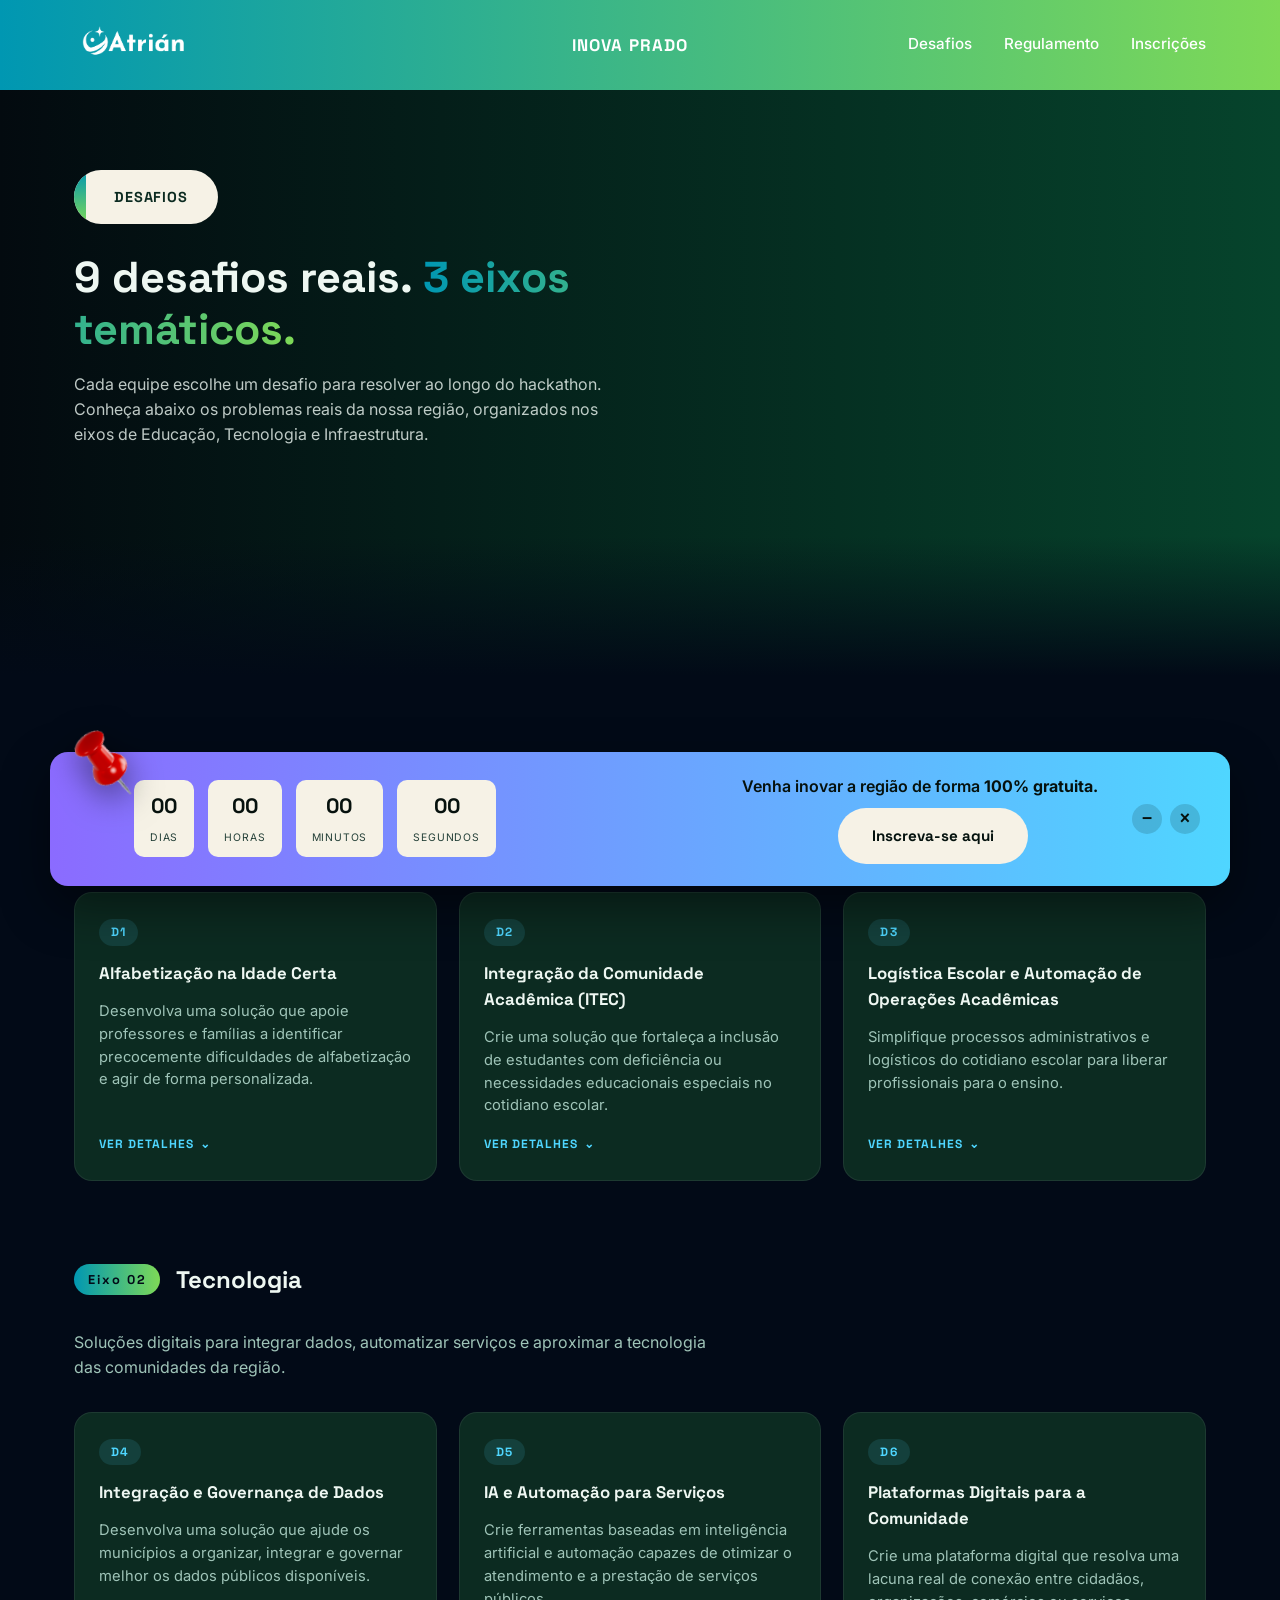
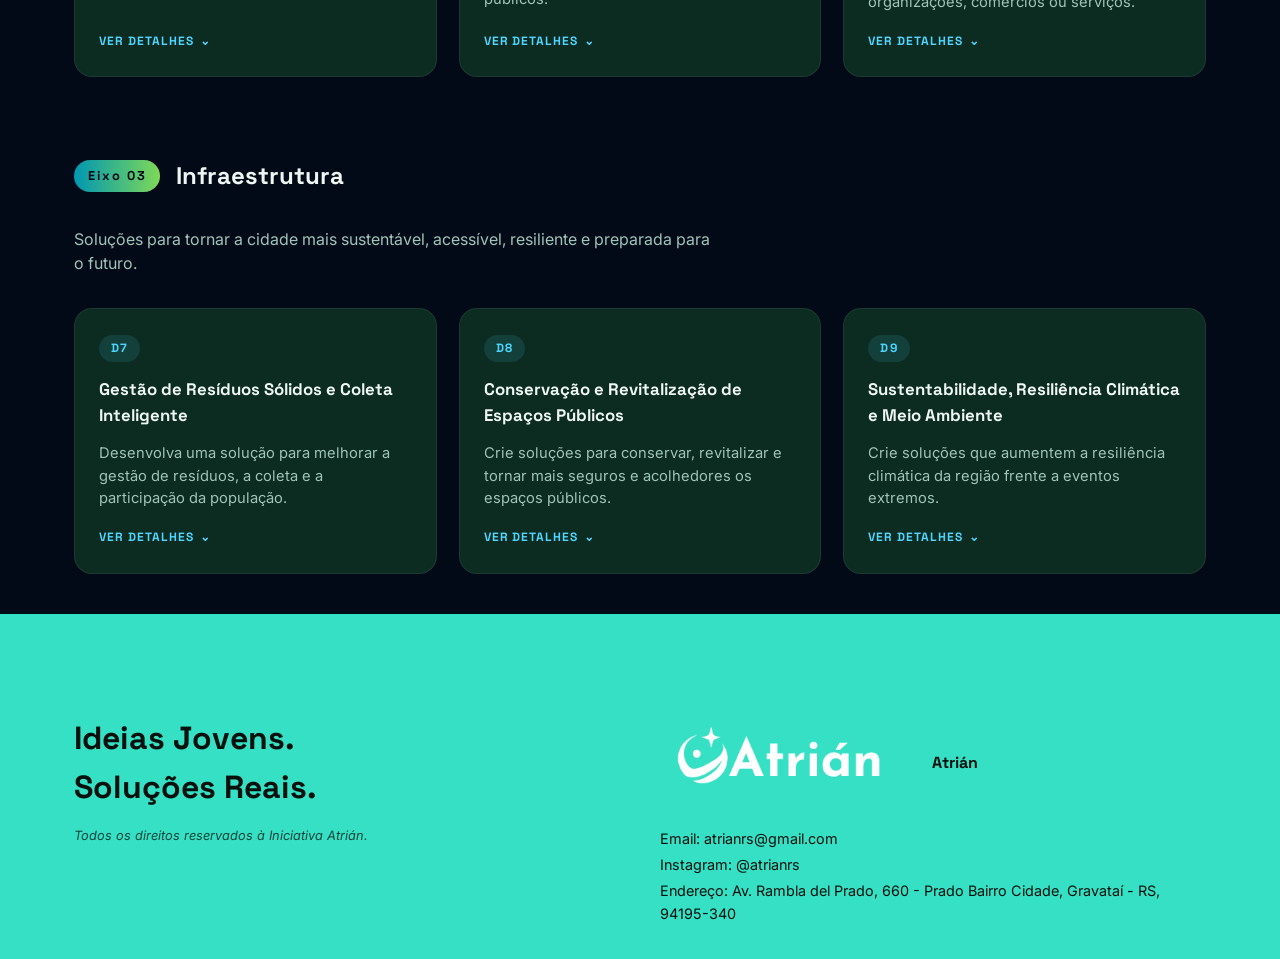
<file: desafios.html>
<!DOCTYPE html>
<html lang="pt-BR">
<head>
<meta charset="UTF-8">
<meta name="viewport" content="width=device-width, initial-scale=1.0">
<title>Desafios — Inova Prado 2026</title>
<link rel="preconnect" href="https://fonts.googleapis.com">
<link href="https://fonts.googleapis.com/css2?family=Space+Grotesk:wght@500;700&family=Inter:wght@400;500;600;700&display=swap" rel="stylesheet">
<link rel="stylesheet" href="style.css">
</head> 
<body>

<!-- ===================== HEADER ===================== -->
<header class="header">
    <div class="header-inner">
        <a href="index.html" class="logo">
            <img src="atrian.png" alt="Logo Inova Prado">
        </a>
        <a href="index.html" class="header-title">Inova Prado</a>
        <div class="header-direita">
            <nav class="menu" id="menu">
                <a href="desafios.html">Desafios</a>
                <a href="regulamento.html">Regulamento</a>
                <a href="inscricao.html">Inscrições</a>
            </nav>
            <button class="menu-toggle" id="menuToggle" aria-label="Abrir menu">
                <span></span><span></span><span></span>
            </button>
        </div>
    </div>
</header>

<main>

    <!-- ===================== TOPO DA PÁGINA ===================== -->
    <section class="pagina-topo">
        <div class="container">
            <span class="badge-secao">Desafios</span>
            <h1 class="pagina-topo-titulo">9 desafios reais. <span>3 eixos temáticos.</span></h1>
            <p class="pagina-topo-desc">Cada equipe escolhe um desafio para resolver ao longo do hackathon. Conheça abaixo os problemas reais da nossa região, organizados nos eixos de Educação, Tecnologia e Infraestrutura.</p>
        </div>
    </section>

    <div class="secao-transicao secao-transicao--grad-para-solido" aria-hidden="true"></div>

    <!-- ===================== LISTA DE DESAFIOS ===================== -->
    <section class="desafios-conteudo">
        <div class="container">
            <div class="eixo-bloco">
                <div class="eixo-cabecalho"><span class="eixo-numero">Eixo 01</span><h2 class="eixo-titulo">Educação</h2></div>
                <p class="eixo-desc">Soluções para fortalecer a aprendizagem, a inclusão e a gestão escolar da região.</p>
                <div class="cards-grid">
                    <div class="desafio-card-completo" tabindex="0" role="button" aria-expanded="false">
                        <span class="desafio-codigo">D1</span>
                        <h3 class="desafio-card-titulo2">Alfabetização na Idade Certa</h3>
                        <p>Desenvolva uma solução que apoie professores e famílias a identificar precocemente dificuldades de alfabetização e agir de forma personalizada.</p>
                        <span class="desafio-ver-mais">Ver detalhes <span class="seta" aria-hidden="true">⌄</span></span>
                        <template class="desafio-detalhe">
                            <h4 class="desafio-painel-titulo">D1 — Alfabetização na Idade Certa</h4>
                            <div class="detalhe-item aberto">
                                <button class="detalhe-pergunta"><span>Contexto e Problematização</span><span class="detalhe-seta">⌄</span></button>
                                <div class="detalhe-resposta"><p>A alfabetização plena até o final do 2º ano do Ensino Fundamental é o alicerce do desenvolvimento educacional. No Rio Grande do Sul, apenas 52% das crianças estavam alfabetizadas na idade certa em 2025, abaixo da meta estadual de 69%. Em Gravataí, a rede municipal atende mais de 28.200 estudantes em 99 escolas; o índice atual é de 63,6%, com meta de chegar a 80% até 2027. A falta de acompanhamento individualizado, de métodos para diferentes ritmos e de comunicação efetiva entre família e escola ainda limita avanços.</p></div>
                            </div>
                            <div class="detalhe-item">
                                <button class="detalhe-pergunta"><span>Desafio da Equipe</span><span class="detalhe-seta">⌄</span></button>
                                <div class="detalhe-resposta"><p>Como desenvolver uma solução tecnológica que apoie professores e famílias a identificar precocemente dificuldades de alfabetização e a agir de forma personalizada, contribuindo para que mais crianças de Gravataí e da região sejam alfabetizadas na idade certa?</p></div>
                            </div>
                            <div class="detalhe-item">
                                <button class="detalhe-pergunta"><span>Exemplos</span><span class="detalhe-seta">⌄</span></button>
                                <div class="detalhe-resposta"><p>• Plataforma de diagnóstico de aprendizagem com avaliações adaptativas e atividades direcionadas.<br>• Aplicativo família-escola que comunica o progresso e sugere atividades para casa.<br>• Dashboard para gestores com indicadores por turma e escola.<br>• Recurso gamificado de leitura e escrita acessível por celular ou tablet de baixo custo.</p></div>
                            </div>
                        </template>
                    </div>

                    <div class="desafio-card-completo" tabindex="0" role="button" aria-expanded="false">
                        <span class="desafio-codigo">D2</span>
                        <h3 class="desafio-card-titulo2">Integração da Comunidade Acadêmica (ITEC)</h3>
                        <p>Crie uma solução que fortaleça a inclusão de estudantes com deficiência ou necessidades educacionais especiais no cotidiano escolar.</p>
                        <span class="desafio-ver-mais">Ver detalhes <span class="seta" aria-hidden="true">⌄</span></span>
                        <template class="desafio-detalhe">
                            <h4 class="desafio-painel-titulo">D2 — Integração da Comunidade Acadêmica (ITEC)</h4>
                            <div class="detalhe-item aberto">
                                <button class="detalhe-pergunta"><span>Contexto e Problematização</span><span class="detalhe-seta">⌄</span></button>
                                <div class="detalhe-resposta"><p>O Instituto de Tecnologia e Computação (ITEC) está implantando um campus residencial em Gravataí, trazendo o desafio de integrar a comunidade acadêmica, promover a acessibilidade e fomentar a autogestão. Enquanto a educação inclusiva na região ainda enfrenta gargalos na capacidade de atendimento e no suporte aos professores para o uso de tecnologias, estudos indicam que iniciativas de engajamento estudantil reduzem disparidades de equidade em 32% e elevam a retenção de alunos para até 92%. Assim, a experiência no campus precisa ir além da sala de aula, conectando convivência, pertencimento e gestão comunitária de forma acessível e eficiente.</p></div>
                            </div>
                            <div class="detalhe-item">
                                <button class="detalhe-pergunta"><span>Desafio da Equipe</span><span class="detalhe-seta">⌄</span></button>
                                <div class="detalhe-resposta"><p>Como criar uma solução tecnológica ou estrutural inovadora que promova a integração, a acessibilidade e a autogestão da comunidade acadêmica no novo campus do ITEC, facilitando a conexão entre os estudantes, a gestão da convivência e a troca de recursos e serviços?</p></div>
                            </div>
                            <div class="detalhe-item">
                                <button class="detalhe-pergunta"><span>Exemplos</span><span class="detalhe-seta">⌄</span></button>
                                <div class="detalhe-resposta"><p>• Aplicativo para perfis, grupos de interesse, eventos, notícias e voluntariado.<br>• Diagnóstico de barreiras no campus com plano de ação automático.<br>• Plataforma para troca de bens, caronas, materiais e tutorias entre alunos.<br>• Sistema gamificado para regras e conflitos com chatbot para tirar dúvidas.</p></div>
                            </div>
                        </template>
                    </div>

                    <div class="desafio-card-completo" tabindex="0" role="button" aria-expanded="false">
                        <span class="desafio-codigo">D3</span>
                        <h3 class="desafio-card-titulo2">Logística Escolar e Automação de Operações Acadêmicas</h3>
                        <p>Simplifique processos administrativos e logísticos do cotidiano escolar para liberar profissionais para o ensino.</p>
                        <span class="desafio-ver-mais">Ver detalhes <span class="seta" aria-hidden="true">⌄</span></span>
                        <template class="desafio-detalhe">
                            <h4 class="desafio-painel-titulo">D3 — Logística Escolar e Automação de Operações Acadêmicas</h4>
                            <div class="detalhe-item aberto">
                                <button class="detalhe-pergunta"><span>Contexto e Problematização</span><span class="detalhe-seta">⌄</span></button>
                                <div class="detalhe-resposta"><p>Escolas lidam diariamente com frequência, matrículas, comunicação com famílias, horários, documentos, transporte e materiais. A digitalização ainda é desigual: apenas 30,4% das escolas públicas tinham internet em velocidade adequada em 2023. Quando os processos são manuais ou ficam fragmentados em ferramentas sem integração, erros aumentam, a comunicação falha e professores perdem tempo com burocracia.</p></div>
                            </div>
                            <div class="detalhe-item">
                                <button class="detalhe-pergunta"><span>Desafio da Equipe</span><span class="detalhe-seta">⌄</span></button>
                                <div class="detalhe-resposta"><p>Como criar uma solução que automatize ou simplifique um ou mais processos logísticos e administrativos — como frequência, comunicação com famílias, agendamentos, emissão de documentos ou gestão de transporte — tornando a escola mais eficiente e liberando profissionais para o ensino?</p></div>
                            </div>
                            <div class="detalhe-item">
                                <button class="detalhe-pergunta"><span>Exemplos</span><span class="detalhe-seta">⌄</span></button>
                                <div class="detalhe-resposta"><p>• Controle de frequência com check-in digital e alertas para famílias.<br>• Plataforma integrada de comunicação escola-família.<br>• Autoatendimento para emissão de declarações e históricos.<br>• Gestão inteligente de transporte escolar, rotas e embarque.</p></div>
                            </div>
                        </template>
                    </div>
                </div>
                <div class="desafio-painel"><div class="desafio-painel-inner"><button class="desafio-painel-fechar" aria-label="Fechar detalhes">✕</button><div class="desafio-painel-corpo"></div></div></div>
            </div>

            <div class="eixo-bloco">
                <div class="eixo-cabecalho"><span class="eixo-numero">Eixo 02</span><h2 class="eixo-titulo">Tecnologia</h2></div>
                <p class="eixo-desc">Soluções digitais para integrar dados, automatizar serviços e aproximar a tecnologia das comunidades da região.</p>
                <div class="cards-grid">
                    <div class="desafio-card-completo" tabindex="0" role="button" aria-expanded="false">
                        <span class="desafio-codigo">D4</span>
                        <h3 class="desafio-card-titulo2">Integração e Governança de Dados</h3>
                        <p>Desenvolva uma solução que ajude os municípios a organizar, integrar e governar melhor os dados públicos disponíveis.</p>
                        <span class="desafio-ver-mais">Ver detalhes <span class="seta" aria-hidden="true">⌄</span></span>
                        <template class="desafio-detalhe">
                            <h4 class="desafio-painel-titulo">D4 — Integração e Governança de Dados</h4>
                            <div class="detalhe-item aberto">
                                <button class="detalhe-pergunta"><span>Contexto e Problematização</span><span class="detalhe-seta">⌄</span></button>
                                <div class="detalhe-resposta"><p>A fragmentação de sistemas e bases descentralizadas cria silos de informação que dificultam uma visão integrada da cidade. Secretarias e departamentos operam com sistemas próprios, sem interoperabilidade, o que gera retrabalho e impede decisões baseadas em evidências. Em Gravataí, o ecossistema local de inovação já demonstrou capacidade de criar soluções digitais de impacto; o desafio é transformar dados dispersos em inteligência acionável.</p></div>
                            </div>
                            <div class="detalhe-item">
                                <button class="detalhe-pergunta"><span>Desafio da Equipe</span><span class="detalhe-seta">⌄</span></button>
                                <div class="detalhe-resposta"><p>Como projetar uma solução que facilite a integração ou o acesso a dados de diferentes áreas ou secretarias de Gravataí e região, promova transparência pública, permita decisões baseadas em evidências e seja viável de implementar com os recursos tecnológicos locais?</p></div>
                            </div>
                            <div class="detalhe-item">
                                <button class="detalhe-pergunta"><span>Exemplos</span><span class="detalhe-seta">⌄</span></button>
                                <div class="detalhe-resposta"><p>• Painel integrado de indicadores municipais para educação, saúde, infraestrutura e assistência social.<br>• Portal interativo de dados abertos para cidadãos.<br>• Sistema de alertas inteligentes que identifique padrões críticos.<br>• Identificador único do cidadão com respeito à LGPD.</p></div>
                            </div>
                        </template>
                    </div>

                    <div class="desafio-card-completo" tabindex="0" role="button" aria-expanded="false">
                        <span class="desafio-codigo">D5</span>
                        <h3 class="desafio-card-titulo2">IA e Automação para Serviços</h3>
                        <p>Crie ferramentas baseadas em inteligência artificial e automação capazes de otimizar o atendimento e a prestação de serviços públicos.</p>
                        <span class="desafio-ver-mais">Ver detalhes <span class="seta" aria-hidden="true">⌄</span></span>
                        <template class="desafio-detalhe">
                            <h4 class="desafio-painel-titulo">D5 — IA e Automação para Serviços</h4>
                            <div class="detalhe-item aberto">
                                <button class="detalhe-pergunta"><span>Contexto e Problematização</span><span class="detalhe-seta">⌄</span></button>
                                <div class="detalhe-resposta"><p>A inteligência artificial já está acessível, mas muitos serviços ainda dependem de triagem manual, respostas repetitivas e processos demorados. Pequenos negócios e órgãos públicos acumulam dados que poderiam orientar decisões, porém faltam soluções simples, seguras e adaptadas à realidade local. O desafio não é construir uma IA do zero, e sim identificar um processo específico em que a automação gere valor mensurável.</p></div>
                            </div>
                            <div class="detalhe-item">
                                <button class="detalhe-pergunta"><span>Desafio da Equipe</span><span class="detalhe-seta">⌄</span></button>
                                <div class="detalhe-resposta"><p>Como aplicar inteligência artificial ou automação em um serviço público, negócio ou organização local para reduzir tempo, erros e custos, mantendo transparência, supervisão humana e proteção de dados?</p></div>
                            </div>
                            <div class="detalhe-item">
                                <button class="detalhe-pergunta"><span>Exemplos</span><span class="detalhe-seta">⌄</span></button>
                                <div class="detalhe-resposta"><p>• Chatbot que responde dúvidas e encaminha solicitações ao setor correto.<br>• Análise preditiva de demanda e estoque para pequenos negócios.<br>• Geração automática de relatórios e documentos.<br>• IA para triagem e priorização de atendimentos sociais.</p></div>
                            </div>
                        </template>
                    </div>

                    <div class="desafio-card-completo" tabindex="0" role="button" aria-expanded="false">
                        <span class="desafio-codigo">D6</span>
                        <h3 class="desafio-card-titulo2">Plataformas Digitais para a Comunidade</h3>
                        <p>Crie uma plataforma digital que resolva uma lacuna real de conexão entre cidadãos, organizações, comércios ou serviços.</p>
                        <span class="desafio-ver-mais">Ver detalhes <span class="seta" aria-hidden="true">⌄</span></span>
                        <template class="desafio-detalhe">
                            <h4 class="desafio-painel-titulo">D6 — Plataformas Digitais para a Comunidade</h4>
                            <div class="detalhe-item aberto">
                                <button class="detalhe-pergunta"><span>Contexto e Problematização</span><span class="detalhe-seta">⌄</span></button>
                                <div class="detalhe-resposta"><p>Gravataí possui organizações comunitárias, voluntários, pequenos comerciantes e entidades sociais, mas esses atores nem sempre estão conectados digitalmente. Cidadãos têm dificuldade para encontrar serviços locais, oportunidades de voluntariado, eventos e canais de participação. O GSSA, desenvolvido por um estudante de Gravataí após as enchentes de 2024, demonstra que plataformas com raízes comunitárias podem gerar impacto social relevante.</p></div>
                            </div>
                            <div class="detalhe-item">
                                <button class="detalhe-pergunta"><span>Desafio da Equipe</span><span class="detalhe-seta">⌄</span></button>
                                <div class="detalhe-resposta"><p>Como criar uma plataforma digital que resolva um problema real de conexão no município de Gravataí e região, gere impacto social mensurável e seja tecnicamente viável para adoção em escala pela comunidade?</p></div>
                            </div>
                            <div class="detalhe-item">
                                <button class="detalhe-pergunta"><span>Exemplos</span><span class="detalhe-seta">⌄</span></button>
                                <div class="detalhe-resposta"><p>• Mapa digital de serviços e organizações comunitárias.<br>• Plataforma de participação cidadã para reportar e acompanhar problemas urbanos.<br>• Aplicativo que conecta voluntários a causas sociais.<br>• Rede de troca, doação e economia circular entre moradores.</p></div>
                            </div>
                        </template>
                    </div>
                </div>
                <div class="desafio-painel"><div class="desafio-painel-inner"><button class="desafio-painel-fechar" aria-label="Fechar detalhes">✕</button><div class="desafio-painel-corpo"></div></div></div>
            </div>

            <div class="eixo-bloco">
                <div class="eixo-cabecalho"><span class="eixo-numero">Eixo 03</span><h2 class="eixo-titulo">Infraestrutura</h2></div>
                <p class="eixo-desc">Soluções para tornar a cidade mais sustentável, acessível, resiliente e preparada para o futuro.</p>
                <div class="cards-grid">
                    <div class="desafio-card-completo" tabindex="0" role="button" aria-expanded="false">
                        <span class="desafio-codigo">D7</span>
                        <h3 class="desafio-card-titulo2">Gestão de Resíduos Sólidos e Coleta Inteligente</h3>
                        <p>Desenvolva uma solução para melhorar a gestão de resíduos, a coleta e a participação da população.</p>
                        <span class="desafio-ver-mais">Ver detalhes <span class="seta" aria-hidden="true">⌄</span></span>
                        <template class="desafio-detalhe">
                            <h4 class="desafio-painel-titulo">D7 — Gestão de Resíduos Sólidos e Coleta Inteligente</h4>
                            <div class="detalhe-item aberto">
                                <button class="detalhe-pergunta"><span>Contexto e Problematização</span><span class="detalhe-seta">⌄</span></button>
                                <div class="detalhe-resposta"><p>Gravataí enfrenta desafios estruturais na gestão de resíduos sólidos que impactam o meio ambiente, a saúde pública e a qualidade de vida. A coleta pode ser irregular, a população nem sempre sabe como descartar corretamente e faltam dados integrados para orientar rotas, fiscalização e educação ambiental. Soluções de baixo custo e com participação comunitária podem aumentar a eficiência do sistema.</p></div>
                            </div>
                            <div class="detalhe-item">
                                <button class="detalhe-pergunta"><span>Desafio da Equipe</span><span class="detalhe-seta">⌄</span></button>
                                <div class="detalhe-resposta"><p>Como melhorar a gestão de resíduos sólidos e a eficiência da coleta em Gravataí e região — por meio de tecnologia, educação cidadã ou engajamento comunitário?</p></div>
                            </div>
                            <div class="detalhe-item">
                                <button class="detalhe-pergunta"><span>Exemplos</span><span class="detalhe-seta">⌄</span></button>
                                <div class="detalhe-resposta"><p>• Aplicativo com calendário de coleta e localização de ecopontos.<br>• Roteirização inteligente de caminhões e identificação de pontos críticos.<br>• Sistema de denúncia e acompanhamento de descarte irregular.<br>• Programa gamificado de reciclagem para escolas e bairros.</p></div>
                            </div>
                        </template>
                    </div>

                    <div class="desafio-card-completo" tabindex="0" role="button" aria-expanded="false">
                        <span class="desafio-codigo">D8</span>
                        <h3 class="desafio-card-titulo2">Conservação e Revitalização de Espaços Públicos</h3>
                        <p>Crie soluções para conservar, revitalizar e tornar mais seguros e acolhedores os espaços públicos.</p>
                        <span class="desafio-ver-mais">Ver detalhes <span class="seta" aria-hidden="true">⌄</span></span>
                        <template class="desafio-detalhe">
                            <h4 class="desafio-painel-titulo">D8 — Conservação e Revitalização de Espaços Públicos</h4>
                            <div class="detalhe-item aberto">
                                <button class="detalhe-pergunta"><span>Contexto e Problematização</span><span class="detalhe-seta">⌄</span></button>
                                <div class="detalhe-resposta"><p>Praças, parques, calçadas e equipamentos comunitários são essenciais para convivência, lazer e saúde, mas sofrem com manutenção irregular, iluminação insuficiente, acessibilidade limitada e pouca participação da comunidade. A pressão sobre a infraestrutura e os espaços públicos cresce com a expansão urbana, tornando necessário priorizar intervenções e acompanhar sua execução.</p></div>
                            </div>
                            <div class="detalhe-item">
                                <button class="detalhe-pergunta"><span>Desafio da Equipe</span><span class="detalhe-seta">⌄</span></button>
                                <div class="detalhe-resposta"><p>Como usar tecnologia e mobilização comunitária para identificar necessidades, priorizar melhorias e acompanhar a conservação e a revitalização de espaços públicos de Gravataí e região?</p></div>
                            </div>
                            <div class="detalhe-item">
                                <button class="detalhe-pergunta"><span>Exemplos</span><span class="detalhe-seta">⌄</span></button>
                                <div class="detalhe-resposta"><p>• Mapa colaborativo de problemas em praças, parques e calçadas.<br>• Sistema de zeladoria com ordens de serviço e acompanhamento público.<br>• Plataforma de adoção de espaços por escolas, moradores ou empresas.<br>• Solução de acessibilidade que indique rotas e pontos com barreiras.</p></div>
                            </div>
                        </template>
                    </div>

                    <div class="desafio-card-completo" tabindex="0" role="button" aria-expanded="false">
                        <span class="desafio-codigo">D9</span>
                        <h3 class="desafio-card-titulo2">Sustentabilidade, Resiliência Climática e Meio Ambiente</h3>
                        <p>Crie soluções que aumentem a resiliência climática da região frente a eventos extremos.</p>
                        <span class="desafio-ver-mais">Ver detalhes <span class="seta" aria-hidden="true">⌄</span></span>
                        <template class="desafio-detalhe">
                            <h4 class="desafio-painel-titulo">D9 — Sustentabilidade, Resiliência Climática e Meio Ambiente</h4>
                            <div class="detalhe-item aberto">
                                <button class="detalhe-pergunta"><span>Contexto e Problematização</span><span class="detalhe-seta">⌄</span></button>
                                <div class="detalhe-resposta"><p>As enchentes de 2024 mostraram a necessidade de preparar cidades, comunidades e ecossistemas para eventos extremos. Além de alertas, são necessárias ações de monitoramento, educação ambiental, preservação de áreas verdes e planejamento urbano. Jovens e comunidades podem contribuir com dados e iniciativas concretas para reduzir riscos e proteger o território.</p></div>
                            </div>
                            <div class="detalhe-item">
                                <button class="detalhe-pergunta"><span>Desafio da Equipe</span><span class="detalhe-seta">⌄</span></button>
                                <div class="detalhe-resposta"><p>Como aumentar a resiliência climática e ambiental de Gravataí e região — por meio de monitoramento, engajamento comunitário, educação ambiental ou infraestrutura verde?</p></div>
                            </div>
                            <div class="detalhe-item">
                                <button class="detalhe-pergunta"><span>Exemplos</span><span class="detalhe-seta">⌄</span></button>
                                <div class="detalhe-resposta"><p>• Sistema de alerta comunitário que combine nível de rios e previsão do tempo.<br>• Mapa de áreas de risco e rotas seguras para a população.<br>• Solução de educação ambiental imersiva com jogos e experiências digitais.<br>• Monitoramento participativo de rios, áreas verdes e pontos de alagamento.</p></div>
                            </div>
                        </template>
                    </div>
                </div>
                <div class="desafio-painel"><div class="desafio-painel-inner"><button class="desafio-painel-fechar" aria-label="Fechar detalhes">✕</button><div class="desafio-painel-corpo"></div></div></div>
            </div>
        </div>
    </section>

    <!-- ===================== CONTAGEM REGRESSIVA ===================== -->
    <section class="contagem contagem--flutuante" id="contagem" aria-label="Contagem regressiva para o evento">
        <div class="container contagem-inner">
            <div class="contagem-pin" aria-hidden="true">
                <img src="icon-pin.png" alt="">
            </div>

            <div class="contagem-timer" id="countdown">
                <div class="contagem-bloco"><span id="cd-dias">00</span><label>Dias</label></div>
                <div class="contagem-bloco"><span id="cd-horas">00</span><label>Horas</label></div>
                <div class="contagem-bloco"><span id="cd-minutos">00</span><label>Minutos</label></div>
                <div class="contagem-bloco"><span id="cd-segundos">00</span><label>Segundos</label></div>
            </div>

            <div class="contagem-cta">
                <p>Venha inovar a região de forma <strong>100% gratuita.</strong></p>
                <a href="#inscricoes" class="btn-cta btn-cta--outline">Inscreva-se aqui</a>
            </div>

            <a href="#inscricoes" class="contagem-cta-mini btn-cta btn-cta--outline">Inscreva-se</a>

            <div class="contagem-acoes">
                <button type="button" class="contagem-btn contagem-minimizar" id="contagemMinimizar" aria-label="Minimizar contagem" aria-expanded="true">−</button>
                <button type="button" class="contagem-btn contagem-fechar" id="contagemFechar" aria-label="Fechar contagem">×</button>
            </div>
        </div>
    </section>

</main>

<!-- ===================== FOOTER ===================== -->
<footer class="footer">
    <div class="container footer-inner">
        <div class="footer-slogan">
            <h2>Ideias Jovens.<br>Soluções Reais.</h2>
            <p class="footer-direitos">Todos os direitos reservados à Iniciativa Atrián.</p>
        </div>
        <div class="footer-contato">
            <div class="footer-logo">
                <img src="atrian.png" alt="Atrián">
                <span>Atrián</span>
            </div>
            <p>Email: atrianrs@gmail.com</p>
            <p>Instagram: @atrianrs</p>
            <p>Endereço: Av. Rambla del Prado, 660 - Prado Bairro Cidade, Gravataí - RS, 94195-340</p>
        </div>
    </div>
</footer>

<script src="script.js"></script>
</body>
</html>
</file>
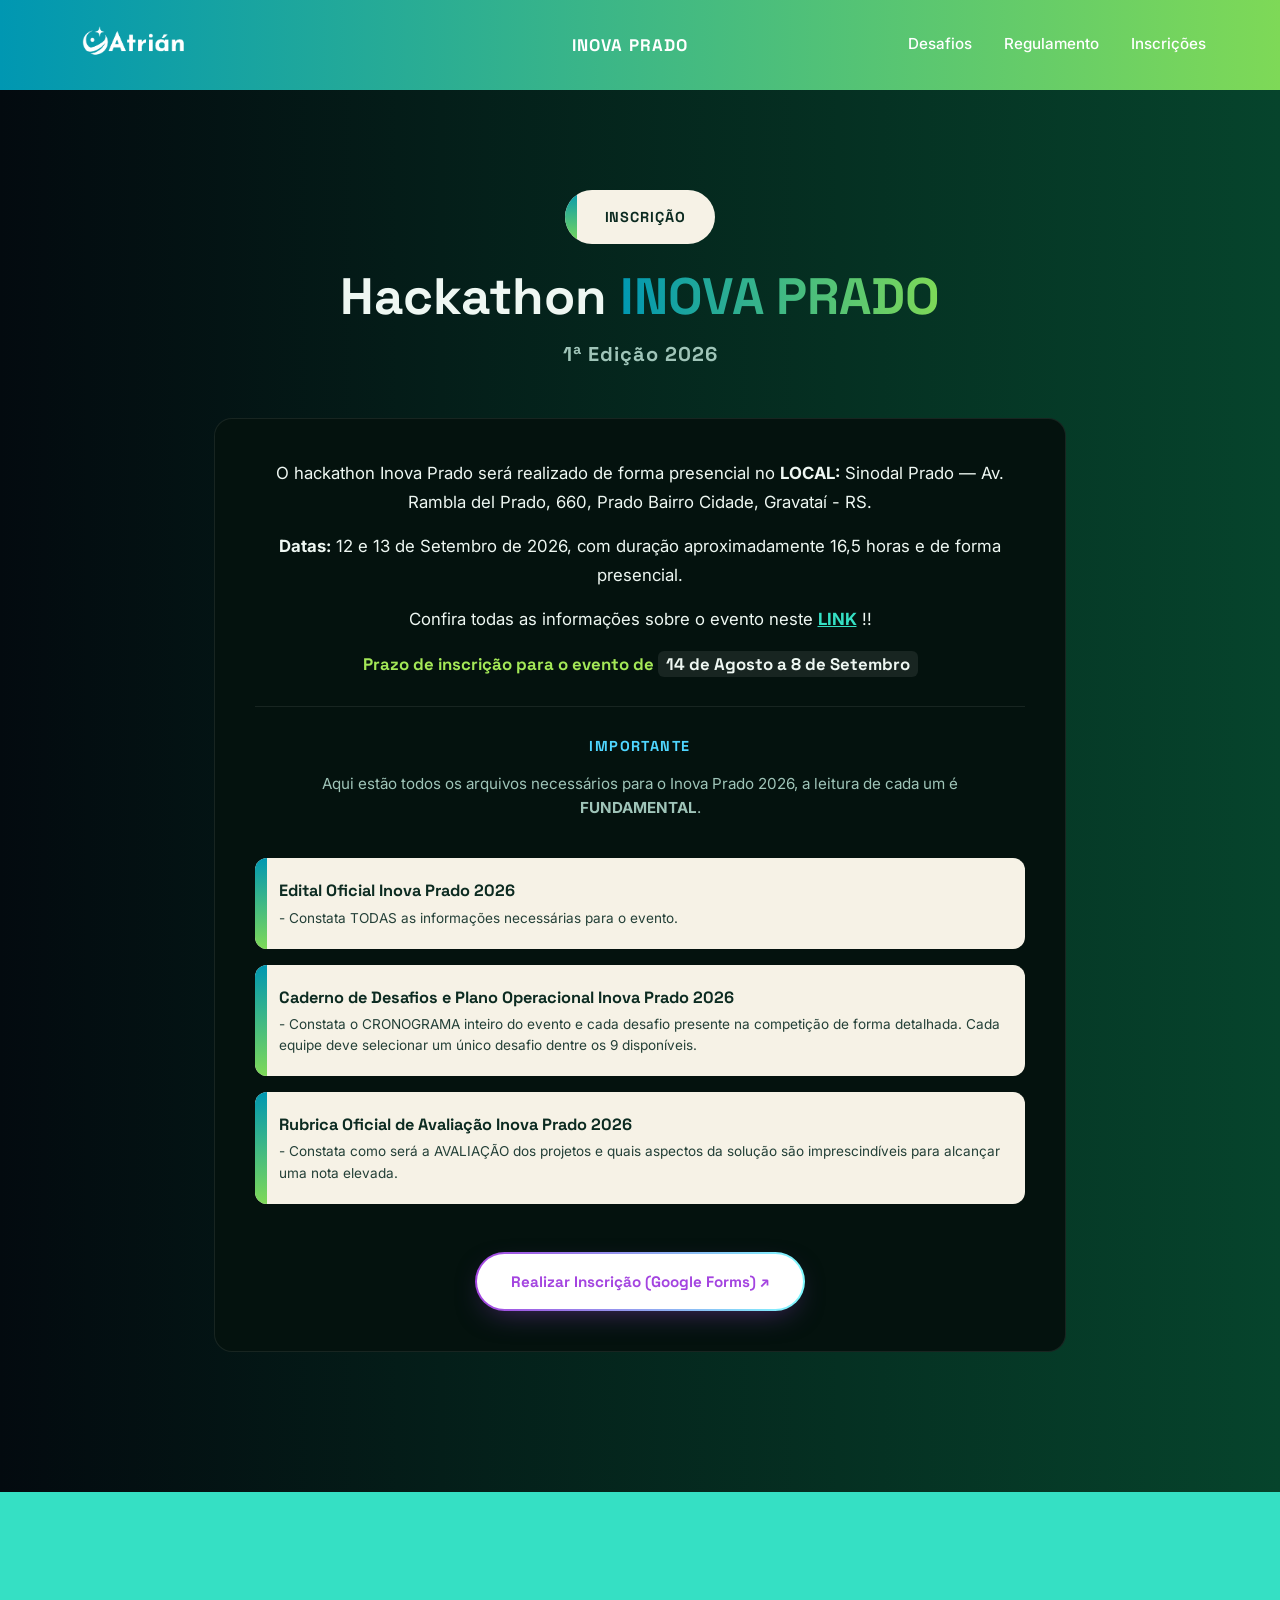
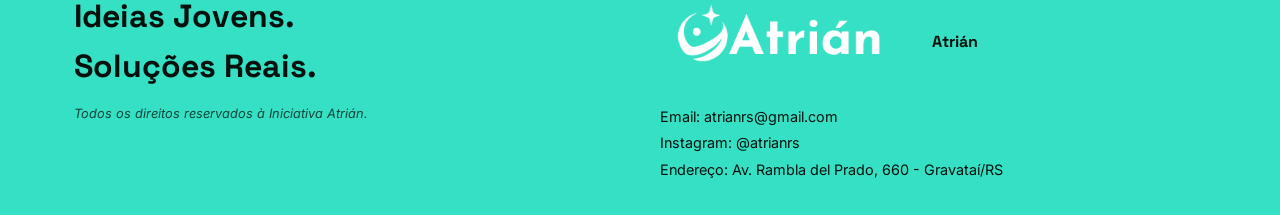
<file: inscricao.html>
<!DOCTYPE html>
<html lang="pt-BR">
<head>
<meta charset="UTF-8">
<meta name="viewport" content="width=device-width, initial-scale=1.0">
<title> Inscrição — Inova Prado 2026 </title>
<link rel="preconnect" href="https://fonts.googleapis.com">
<link href="https://fonts.googleapis.com/css2?family=Space+Grotesk:wght@500;700&family=Inter:wght@400;500;600;700&display=swap" rel="stylesheet">
<link rel="stylesheet" href="style.css">
</head>
<body class="inscricao-page">
 
<header class="header">
    <div class="header-inner">
        <a href="index.html"  class="logo"> 
            <img src="atrian.png" alt="Logo Inova Prado">
        </a>
        <a href="index.html" class="header-title">Inova Prado</a>
        <div class="header-direita">
            <nav class="menu" id="menu">
                <a href="desafios.html">Desafios</a>
                <a href="regulamento.html">Regulamento</a>
                <a href="inscricao.html">Inscrições</a>
            </nav>
            <button class="menu-toggle" id="menuToggle" aria-label="Abrir menu">
                <span></span><span></span><span></span>
            </button>
        </div>
    </div>
</header>

<main>
    <section class="pagina-topo inscricao-hero">
        <div class="container inscricao-container">
            <div class="inscricao-intro">
                <span class="badge-secao">Inscrição</span>
                <h1 class="inscricao-titulo">Hackathon <span>INOVA PRADO</span></h1>
                <p class="inscricao-subtitulo">1ª Edição 2026</p>
            </div>

            <div class="inscricao-card">
                <div class="inscricao-info">
                    <p>O hackathon Inova Prado será realizado de forma presencial no <strong>LOCAL:</strong> Sinodal Prado — Av. Rambla del Prado, 660, Prado Bairro Cidade, Gravataí - RS.</p>
                    <p><strong>Datas:</strong> 12 e 13 de Setembro de 2026, com duração aproximadamente 16,5 horas e de forma presencial.</p>
                    <p>Confira todas as informações sobre o evento neste <a href="regulamento.html">LINK</a> !!</p>
                    <p class="inscricao-prazo">Prazo de inscrição para o evento de <span>14 de Agosto a 8 de Setembro </span></p>
                </div>

                <div class="inscricao-importante">
                    <p class="inscricao-importante-titulo">Importante</p>
                    <p class="inscricao-importante-copy">Aqui estão todos os arquivos necessários para o Inova Prado 2026, a leitura de cada um é <strong>FUNDAMENTAL</strong>.</p>
                </div>

                <div class="inscricao-documentos">
                    <a href="Edital Oficial Inova Prado 2026.pdf" class="regulamento-link inscricao-documento" target="_blank" rel="noopener">
                        Edital Oficial Inova Prado 2026
                        <span>- Constata TODAS as informações necessárias para o evento.</span>
                    </a>

                    <a href="Caderno de Desafios e Plano Operacional Inova Prado 2026 v2 (1).pdf" class="regulamento-link inscricao-documento" target="_blank" rel="noopener">
                        Caderno de Desafios e Plano Operacional Inova Prado 2026
                        <span>- Constata o CRONOGRAMA inteiro do evento e cada desafio presente na competição de forma detalhada. Cada equipe deve selecionar um único desafio dentre os 9 disponíveis.</span>
                    </a>

                    <a href="RUBRICA_OFICIAL_DE_AVALIAÇÃO_2026 (1).pdf" class="regulamento-link inscricao-documento" target="_blank" rel="noopener">
                        Rubrica Oficial de Avaliação Inova Prado 2026
                        <span>- Constata como será a AVALIAÇÃO dos projetos e quais aspectos da solução são imprescindíveis para alcançar uma nota elevada.</span>
                    </a>
                </div>

                <div class="inscricao-cta">
                    <a href="https://forms.gle/XiEgDojiW5qY5i9A8" class="btn-cta btn-cta--hero" target="_blank" rel="noopener">
                        Realizar Inscrição (Google Forms) ↗
                    </a>
                </div>
            </div>
        </div>
    </section>
</main>

<footer class="footer">
    <div class="container footer-inner">
        <div class="footer-slogan">
            <h2>Ideias Jovens.<br>Soluções Reais.</h2>
            <p class="footer-direitos">Todos os direitos reservados à Iniciativa Atrián.</p>
        </div>

        <div class="footer-contato">
            <div class="footer-logo">
                <img src="atrian.png" alt="Logo Atrián">
                <span>Atrián</span>
            </div>
            <p>Email: atrianrs@gmail.com</p>
            <p>Instagram: @atrianrs</p>
            <p>Endereço: Av. Rambla del Prado, 660 - Gravataí/RS</p>
        </div>
    </div>
</footer>

<script src="script.js"></script>
</body>
</html>
</file>
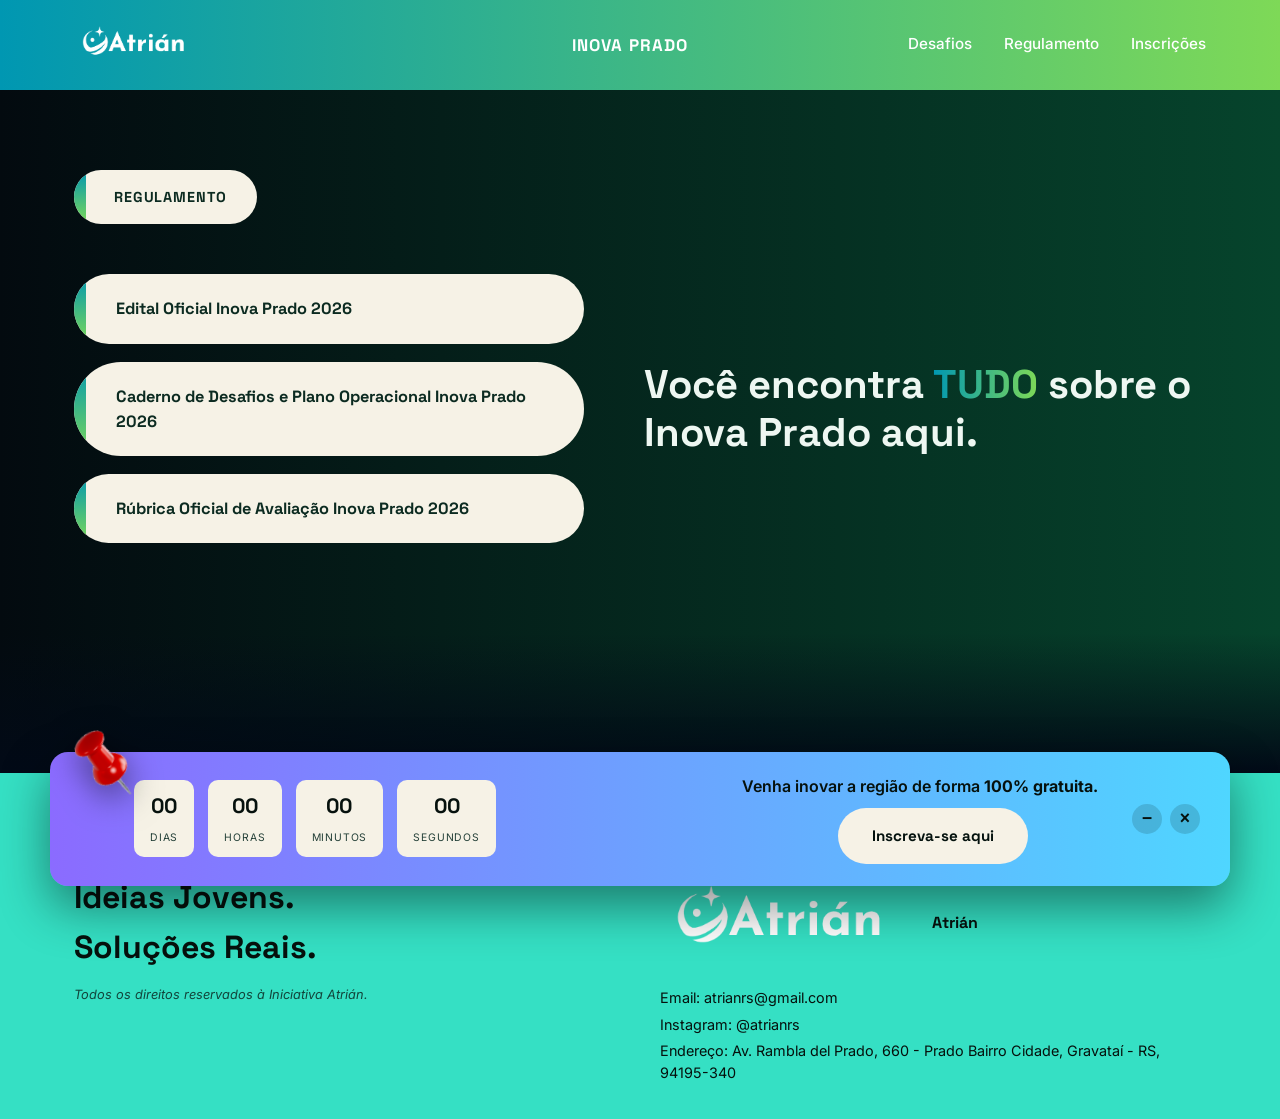
<file: regulamento.html>
<!DOCTYPE html>
<html lang="pt-BR">
<head>
<meta charset="UTF-8">
<meta name="viewport" content="width=device-width, initial-scale=1.0">
<title>Regulamento — Inova Prado 2026</title>
<link rel="preconnect" href="https://fonts.googleapis.com">
<link href="https://fonts.googleapis.com/css2?family=Space+Grotesk:wght@500;700&family=Inter:wght@400;500;600;700&display=swap" rel="stylesheet">
<link rel="stylesheet" href="style.css">
</head>
<body>

<!-- ===================== HEADER ===================== -->
<header class="header">
    <div class="header-inner">
        <a href="index.html" class="logo">
            <img src="atrian.png" alt="Logo Inova Prado">
        </a>
        <a href="index.html" class="header-title">Inova Prado</a>
        <div class="header-direita">
            <nav class="menu" id="menu">
                <a href="desafios.html">Desafios</a>
                <a href="regulamento.html">Regulamento</a>
                <a href="inscricao.html">Inscrições</a>
            </nav>
            <button class="menu-toggle" id="menuToggle" aria-label="Abrir menu">
                <span></span><span></span><span></span>
            </button>
        </div>
    </div>
</header>

<main>

    <!-- ===================== TOPO DA PÁGINA ===================== -->
    <section class="pagina-topo">
        <div class="container">
            <span class="badge-secao">Regulamento</span>

            <div class="regulamento-grid">
                <div class="regulamento-lista">

                    <!-- ==== CARD GENÉRICO DE DOCUMENTO ====
                         Duplique este bloco para adicionar outro documento.
                         Troque o texto e o href (atualmente genérico: "#") -->

                    <a href="Edital Oficial Inova Prado 2026.pdf" class="regulamento-link" target="_blank" rel="noopener">
                        Edital Oficial Inova Prado 2026
                    </a>

                     <a href="Caderno de Desafios e Plano Operacional Inova Prado 2026 v2 (1).pdf" class="regulamento-link" target="_blank" rel="noopener">
                         Caderno de Desafios e Plano Operacional Inova Prado 2026
                    </a>

                    <a href="RUBRICA_OFICIAL_DE_AVALIAÇÃO_2026 (1).pdf" class="regulamento-link" target="_blank" rel="noopener">
                        Rúbrica Oficial de Avaliação Inova Prado 2026
                    </a>

                </div>

                <h1 class="regulamento-titulo">Você encontra <span>TUDO</span> sobre o Inova Prado aqui.</h1>
            </div>
        </div>
    </section>

    <div class="secao-transicao secao-transicao--grad-para-solido" aria-hidden="true"></div>

    <section class="contagem contagem--flutuante" id="contagem" aria-label="Contagem regressiva para o evento">
        <div class="container contagem-inner">

            <div class="contagem-pin" aria-hidden="true">
                <img src="icon-pin.png" alt="">
            </div>

            <div class="contagem-timer" id="countdown">
                <div class="contagem-bloco">
                    <span id="cd-dias">00</span>
                    <label>Dias</label>
                </div>
                <div class="contagem-bloco">
                    <span id="cd-horas">00</span>
                    <label>Horas</label>
                </div>
                <div class="contagem-bloco">
                    <span id="cd-minutos">00</span>
                    <label>Minutos</label>
                </div>
                <div class="contagem-bloco">
                    <span id="cd-segundos">00</span>
                    <label>Segundos</label>
                </div>
            </div>

            <div class="contagem-cta">
                <p>Venha inovar a região de forma <strong>100% gratuita.</strong></p>
                <a href="#inscricoes" class="btn-cta btn-cta--outline">Inscreva-se aqui</a>
            </div>

            <a href="#inscricoes" class="contagem-cta-mini btn-cta btn-cta--outline">
                Inscreva-se
            </a>

            <div class="contagem-acoes">
                <button
                    type="button"
                    class="contagem-btn contagem-minimizar"
                    id="contagemMinimizar"
                    aria-label="Minimizar contagem"
                    aria-expanded="true">−</button>

                <button
                    type="button"
                    class="contagem-btn contagem-fechar"
                    id="contagemFechar"
                    aria-label="Fechar contagem">×</button>
            </div>

        </div>
    </section>

</main>

<!-- ===================== FOOTER ===================== -->
<footer class="footer">
    <div class="container footer-inner">

        <div class="footer-slogan">
            <h2>Ideias Jovens.<br>Soluções Reais.</h2>
            <p class="footer-direitos">
                Todos os direitos reservados à Iniciativa Atrián.
            </p>
        </div>

        <div class="footer-contato">
            <div class="footer-logo">
                <img src="atrian.png" alt="Atrián">
                <span>Atrián</span>
            </div>

            <p>Email: atrianrs@gmail.com</p>
            <p>Instagram: @atrianrs</p>
            <p>Endereço: Av. Rambla del Prado, 660 - Prado Bairro Cidade, Gravataí - RS, 94195-340</p>
        </div>

    </div>
</footer>

<script src="script.js"></script>
</body>
</html>
</file>
<file: style.css>
/* =========================================================
   Inova Prado 2026 — folha de estilos
   ========================================================= */

:root {
    /* paleta */
    --bg-darker: #04120e;
    --bg-solido: #020a17;
    --bg-dark: #0a1f18;
    --bg-dark-2: #0c2b21;
    --teal: #35e0c4;
    --cyan: #4fd6ff;
    --purple: #8b6bff;
    --lime: #a4e857;
    --cream: #f6f2e6;
    --text: #eef7f2;
    --text-dim: #9fc4b8;
    --text-darker: #244038;

    /* gradiante principal (hero, faq, premiação) */
    --grad-hero-a: #030a0f;
    --grad-hero-b: #06442c;
    --grad-hero: linear-gradient(90deg, var(--grad-hero-a) 0%, var(--grad-hero-b) 100%);
    --grad-hero-media: #04271e; /* cor intermediária usada nas transições */

    /* gradiante de destaque (títulos / spans) */
    --grad-destaque-a: #0097b2;
    --grad-destaque-b: #7ed957;
    --grad-destaque: linear-gradient(90deg, var(--grad-destaque-a) 0%, var(--grad-destaque-b) 100%);

    /* tipografia */
    --font-display: 'Space Grotesk', sans-serif;
    --font-body: 'Inter', sans-serif;

    /* layout */
    --max-width: 1180px;
    --radius: 18px;
}

* { box-sizing: border-box; }

html { scroll-behavior: smooth; }

body {
    margin: 0;
    background: var(--bg-solido);
    color: var(--text);
    font-family: var(--font-body);
    line-height: 1.55;
    -webkit-font-smoothing: antialiased;
}

img { max-width: 100%; display: block; }

.container {
    max-width: var(--max-width);
    margin: 0 auto;
    padding: 0 24px;
}

a { color: inherit; text-decoration: none; }

ul { margin: 0; padding: 0; list-style: none; }

/* ---------- tipografia comum ---------- */

.eyebrow {
    display: inline-block;
    font-family: var(--font-display);
    font-weight: 700;
    letter-spacing: 0.25em;
    text-transform: uppercase;
    font-size: 0.75rem;
    color: var(--teal);
    margin-bottom: 14px;
}
.eyebrow--center { display: block; text-align: center; }

.titulo-secao {
    font-family: var(--font-display);
    font-weight: 700;
    font-size: clamp(1.8rem, 4vw, 2.6rem);
    line-height: 1.15;
    margin: 0 0 32px;
    color: var(--text);
}
.titulo-secao span {
    background: var(--grad-destaque);
    -webkit-background-clip: text;
    background-clip: text;
    color: transparent;
}
.titulo-secao--center { text-align: center; max-width: 640px; margin-left: auto; margin-right: auto; }

/* ---------- botão CTA ---------- */

.btn-cta {
    display: inline-block;
    background: linear-gradient(90deg, var(--purple), var(--cyan));
    color: #06110d;
    font-family: var(--font-display);
    font-weight: 700;
    font-size: 0.95rem;
    padding: 16px 34px;
    border-radius: 999px;
    border: none;
    cursor: pointer;
    text-align: center;
    box-shadow: 0 10px 30px -10px rgba(79, 214, 255, 0.5);
    transition: transform 0.2s ease, box-shadow 0.2s ease;
}
.btn-cta:hover { transform: translateY(-2px); box-shadow: 0 14px 34px -8px rgba(79, 214, 255, 0.65); }
.btn-cta--full { display: block; width: 100%; margin-top: 36px; }
.btn-cta--outline {
    background: var(--cream);
    color: var(--bg-darker);
    box-shadow: none;
}
.btn-cta--hero {
    background:
        linear-gradient(#fff, #fff) padding-box,
        linear-gradient(90deg, #a445e0 0%, #7ffaff 100%) border-box;
    border: 2px solid transparent;
    color: #a445e0;
    box-shadow: 0 10px 30px -12px rgba(164, 69, 224, 0.5);
}
.btn-cta--hero:hover { color: #a445e0; }

/* ===================== HEADER ===================== */

.header {
    position: sticky;
    top: 0;
    z-index: 100;
    background: linear-gradient(90deg, #0097b2 0%, #7ed957 100%);
}
/* modificador usado apenas na home: fica escondido até rolar a hero */
.header--flutuante {
    position: fixed;
    left: 0;
    right: 0;
    transform: translateY(-110%);
    opacity: 0;
    transition: transform 0.4s ease, opacity 0.4s ease;
}
.header--flutuante.visivel {
    transform: translateY(0);
    opacity: 1;
}
.header-inner {
    max-width: var(--max-width);
    margin: 0 auto;
    padding: 20px 24px;
    display: grid;
    grid-template-columns: 1fr auto 1fr;
    align-items: center;
    gap: 16px;
}
.logo { display: flex; align-items: center; justify-self: start; }
.logo img { height: 50px; width: auto; object-fit: contain; }

.header-title {
    justify-self: center;
    font-family: var(--font-display);
    font-weight: 700;
    letter-spacing: 0.06em;
    text-transform: uppercase;
    font-size: 1.05rem;
    color: #fff;
    white-space: nowrap;
    margin-left: -20px
}

.header-direita { justify-self: end; display: flex; align-items: center; gap: 20px; }

.menu { display: flex; gap: 32px; font-weight: 500; font-size: 0.95rem; }
.menu a {
    position: relative;
    color: #fff;
    padding-bottom: 3px;
    transition: color 0.2s ease;
}
.menu a::after {
    content: '';
    position: absolute;
    left: 0;
    bottom: 0;
    width: 0;
    height: 2px;
    background: #fff;
    transition: width 0.25s ease;
}
.menu a:hover { color: #f2fffb; }
.menu a:hover::after { width: 100%; }

.menu-toggle {
    display: none;
    flex-direction: column;
    gap: 5px;
    background: none;
    border: none;
    cursor: pointer;
}
.menu-toggle span { width: 24px; height: 2px; background: #fff; }

/* ===================== HERO ===================== */

.hero {
    position: relative;
    overflow: hidden;
    padding: 90px 24px 60px;
    text-align: center;
    background: var(--grad-hero);
}

.hero-topo {
    position: relative;
}

.hero-decor {
    position: absolute;
    top: 50%;
    left: 50%;
    width: min(1500px, 220vw);
    aspect-ratio: 1 / 1;
    transform: translate(-50%, -50%);
    opacity: 0.35;
    pointer-events: none;
    z-index: 0;
    display: flex;
    align-items: center;
    justify-content: center;
}
.hero-decor-img {
    width: 100%;
    height: 100%;
    object-fit: contain;
    animation: girar 110s linear infinite;
    transform-origin: center center;
    will-change: transform;
}

@keyframes girar {
    from { transform: rotate(0deg); }
    to { transform: rotate(360deg); }
}

@media (prefers-reduced-motion: reduce) {
    .hero-decor-img { animation: none; }
}

.hero-content { position: relative; z-index: 1; max-width: 680px; margin: 0 auto; }

.hero-title {
    font-family: var(--font-display);
    font-weight: 700;
    font-size: clamp(2.6rem, 8vw, 4.5rem);
    letter-spacing: -0.01em;
    margin: 0 0 18px;
}
.hero-title span {
    background: var(--grad-destaque);
    -webkit-background-clip: text;
    background-clip: text;
    color: transparent;
}

.hero-desc {
    color: var(--text-dim);
    font-size: 1.05rem;
    max-width: 520px;
    margin: 0 auto 32px;
}

.gratuito {
    margin-top: 14px;
    font-family: var(--font-display);
    font-weight: 700;
    letter-spacing: 0.15em;
    font-size: 0.8rem;
    color: var(--lime);
}

.infos {
    position: relative;
    z-index: 1;
    max-width: var(--max-width);
    margin: 64px auto 0;
    display: grid;
    grid-template-columns: repeat(4, 1fr);
    gap: 16px;
}
.info-item {
    background: rgba(255,255,255,0.04);
    border: 1px solid rgba(255,255,255,0.08);
    border-radius: var(--radius);
    padding: 22px 16px;
}
.info-value {
    font-family: var(--font-display);
    font-weight: 700;
    font-size: 1.6rem;
    color: var(--teal);
}
.info-label { color: var(--text-dim); font-size: 0.85rem; margin-top: 4px; }

/* ===================== SOBRE ===================== */

.sobre {
    position: relative;
    padding: 100px 0;
    background: var(--bg-solido);
    overflow: hidden;
}
.sobre::before {
    content: '';
    position: absolute;
    inset: 0;
    background: url('img/sobre-bg.jpg') center / cover no-repeat;
    z-index: 0;
}
.sobre-overlay {
    position: absolute;
    inset: 0;
    background: linear-gradient(180deg, rgba(2,10,23,0.93) 0%, rgba(2,10,23,0.88) 40%, var(--bg-solido) 100%);
    z-index: 1;
}
.sobre .container { position: relative; z-index: 2; }

.sobre-grid {
    display: grid;
    grid-template-columns: 1.3fr 1fr;
    gap: 48px;
    align-items: start;
}

.sobre-texto p { color: var(--text-dim); font-size: 1.05rem; }

.tags { display: flex; flex-wrap: wrap; gap: 10px; margin-top: 28px; }
.tag {
    border: 1px solid rgba(53, 224, 196, 0.4);
    color: var(--teal);
    border-radius: 999px;
    padding: 8px 18px;
    font-size: 0.85rem;
    font-weight: 500;
}

.sobre-lateral { display: grid; gap: 14px; }
.qrcode {
    width: 96px;
    height: 96px;
    background: var(--cream);
    border-radius: 12px;
    padding: 8px;
    margin-bottom: 6px;
}
.stat-card {
    background: linear-gradient(90deg, #0097b2 0%, #7ed957 100%);
    border: none;
    border-radius: var(--radius);
    padding: 18px 20px;
    display: flex;
    align-items: baseline;
    gap: 14px;
}
.stat-number { font-family: var(--font-display); font-weight: 700; font-size: 1.6rem; color: #fff; }
.stat-label { color: rgba(255,255,255,0.9); font-size: 0.9rem; }
.stat-label strong { color: #fff; }
.stat-card--accent {
    background: linear-gradient(90deg, #a445e0 0%, #7ffaff 100%);
    font-size: 0.9rem;
    color: #fff;
}
.stat-card--accent strong { color: #fff; }

/* ===================== COMO FUNCIONA ===================== */

.como-funciona { padding: 80px 0; background: var(--bg-solido); }

.etapas {
    display: grid;
    grid-template-columns: repeat(4, 1fr);
    gap: 20px;
    margin-top: 20px;
}
.etapa {
    background: var(--bg-darker);
    border: 1px solid rgba(255,255,255,0.06);
    border-radius: var(--radius);
    padding: 28px 20px;
    text-align: center;
    position: relative;
    overflow: visible;
    transition: transform 0.25s ease;
}
.etapa:hover {
    transform: translateY(-4px);
}
.etapa-icone {
    width: 96px;
    height: 96px;
    margin: -48px auto 16px;
    display: flex;
    align-items: center;
    justify-content: center;
    position: relative;
    z-index: 2;
}
.etapa-icone img {
    width: 100%;
    height: 100%;
    object-fit: contain;
    filter: drop-shadow(0 12px 18px rgba(0,0,0,0.45));
    transition: transform 0.25s ease;
}
.etapa:hover .etapa-icone img {
    transform: translateY(-3px) scale(1.04);
}
.etapa-nome { font-family: var(--font-display); font-weight: 700; margin-bottom: 6px; }
.etapa-desc { color: var(--text-dim); font-size: 0.88rem; min-height: 42px; }
.etapa-data {
    margin-top: 14px;
    display: inline-block;
    background: rgba(164, 232, 87, 0.15);
    color: var(--lime);
    font-size: 0.78rem;
    font-weight: 600;
    padding: 6px 14px;
    border-radius: 999px;
}
.etapa-data--pendente { background: rgba(255,255,255,0.08); color: var(--text-dim); }

/* ===================== DESAFIOS ===================== */

.desafios { padding: 100px 0; display: flex; flex-direction: column; gap: 90px; background: var(--bg-solido); }

.desafio-bloco {
    display: grid;
    grid-template-columns: 1fr 1fr;
    gap: 48px;
    align-items: center;
}
.desafio-bloco--reverso .desafio-img { order: 2; }
.desafio-bloco--reverso .desafio-conteudo { order: 1; }
.desafio-bloco--reverso {margin-top: 20px; margin-bottom: 20px}

.desafio-img {
    width: 100%;
    aspect-ratio: 4/3;
    object-fit: cover;
    border-radius: var(--radius);
}

.desafio-titulo {
    font-family: var(--font-display);
    font-weight: 700;
    font-size: clamp(1.5rem, 3vw, 2rem);
    line-height: 1.25;
    margin: 0 0 14px;
}
.desafio-titulo span {
    background: var(--grad-destaque);
    -webkit-background-clip: text;
    background-clip: text;
    color: transparent;
}
.desafio-conteudo > p { color: var(--text-dim); margin-bottom: 22px; }

.desafio-card {
    background: var(--bg-dark-2);
    border: 1px solid rgba(255,255,255,0.06);
    border-radius: var(--radius);
    padding: 22px;
}
.desafio-card-titulo {
    font-family: var(--font-display);
    font-weight: 700;
    color: var(--cyan);
    text-transform: uppercase;
    font-size: 0.85rem;
    letter-spacing: 0.1em;
    margin-bottom: 14px;
}
.desafio-card li { display: flex; gap: 10px; margin-bottom: 10px; color: var(--text-dim); font-size: 0.92rem; }
.desafio-card li:last-child { margin-bottom: 0; }
.desafio-card li span {
    flex: none;
    background: rgba(79, 214, 255, 0.15);
    color: var(--cyan);
    font-weight: 700;
    font-size: 0.72rem;
    padding: 2px 8px;
    border-radius: 6px;
    height: fit-content;
}

/* ===================== PARTICIPAR ===================== */

.participar { padding: 90px 0; background: var(--bg-solido); }

.participar-grid {
    display: grid;
    grid-template-columns: 1.05fr 1fr 1fr 1fr;
    grid-template-areas:
        "a b c c"
        "a d e e";
    gap: 28px 22px;
    width: min(100%, 980px);
    margin: 60px auto 0;
    align-items: start;
}
.participar-item {
    position: relative;
    overflow: visible;
    background: var(--bg-darker);
    border: 2px solid rgba(255,255,255,0.1);
    border-radius: var(--radius);
    padding: 24px;
    display: flex;
    align-items: center;
    gap: 14px;
    font-size: 0.95rem;
    box-shadow: 0 14px 30px rgba(0,0,0,0.35);
    transition: transform 0.25s ease;
}
.participar-item:hover { transform: translateY(-4px); }
.participar-item strong { color: var(--teal); }

.participar-item--a { grid-area: a; margin-top: 44px; }
.participar-item--b { grid-area: b; }
.participar-item--c { grid-area: c; }
.participar-item--d { grid-area: d; }
.participar-item--e { grid-area: e; }

.participar-item--destaque {
    background: linear-gradient(150deg, var(--purple), var(--cyan));
    color: #06110d;
    transform: rotate(-1deg);
}
.participar-item--destaque:hover { transform: rotate(-1deg) translateY(-4px); }
.participar-item--destaque strong { color: #06110d; }

.participar-item--b { background: linear-gradient(150deg, var(--teal), var(--lime)); color: #06110d; transform: rotate(1deg); }
.participar-item--b:hover { transform: rotate(1deg) translateY(-4px); }
.participar-item--b strong { color: #06110d; }

.participar-item--e { background: linear-gradient(150deg, var(--teal), var(--lime)); color: #06110d; transform: rotate(-1deg); }
.participar-item--e:hover { transform: rotate(-1deg) translateY(-4px); }
.participar-item--e strong { color: #06110d; }

/* ícones "vazando" para fora dos cards, tipo colagem 3D */
.participar-icone {
    position: absolute;
    width: 72px;
    height: 72px;
    flex-shrink: 0;
    z-index: 3;
}
.participar-icone img {
    width: 100%;
    height: 100%;
    object-fit: contain;
    filter: drop-shadow(0 10px 16px rgba(0,0,0,0.5));
}

.participar-icone--a { top: -44px; left: -18px; transform: rotate(-8deg); }
.participar-icone--b { top: -30px; right: -16px; transform: rotate(8deg); }
.participar-icone--c { top: -30px; right: -16px; transform: rotate(10deg); }
.participar-icone--d { top: -36px; left: 50%; transform: translateX(-50%) rotate(-4deg); }
.participar-icone--e { top: -30px; right: -18px; transform: rotate(-10deg); }

/* espaço reservado ao lado/abaixo do texto para não sobrepor o ícone */
.participar-item--b, .participar-item--c, .participar-item--e { padding-top: 34px; }
.participar-item--d { padding-top: 40px; }

/* ===================== PREMIAÇÃO ===================== */

.premiacao { padding: 100px 0; background: var(--grad-hero); }

.premios {
    display: grid;
    grid-template-columns: 1fr 1.15fr 1fr;
    gap: 20px;
    align-items: center;
    margin-top: 40px;
}
.premio-card {
    background: var(--bg-dark-2);
    border: 1px solid rgba(255,255,255,0.06);
    border-radius: var(--radius);
    padding: 30px 24px;
    text-align: center;
}
.premio-card ul { margin-top: 16px; }
.premio-card li { color: var(--text-dim); font-size: 0.88rem; margin-bottom: 8px; }
.premio-lugar { font-family: var(--font-display); font-weight: 700; font-size: 1.1rem; color: var(--teal); }
.premio-card--destaque {
    background: linear-gradient(160deg, rgba(139,107,255,0.25), rgba(79,214,255,0.15));
    border-color: rgba(79,214,255,0.35);
    padding: 40px 28px;
    transform: scale(1.05);
}
.premio-valor { font-family: var(--font-display); font-weight: 700; font-size: 2.2rem; color: var(--cyan); }

.mencoes { margin-top: 50px; text-align: center; }
.mencoes-titulo { font-family: var(--font-display); font-weight: 700; letter-spacing: 0.1em; text-transform: uppercase; font-size: 0.8rem; color: var(--text-dim); margin-bottom: 18px; }
.mencoes-lista { display: flex; flex-wrap: wrap; justify-content: center; gap: 14px; }
.mencoes-lista span {
    background: rgba(255,255,255,0.05);
    border: 1px solid rgba(255,255,255,0.08);
    padding: 10px 18px;
    border-radius: 999px;
    font-size: 0.85rem;
    color: var(--text-dim);
}

/* ===================== FAQ ===================== */

.faq { padding: 90px 0; background: var(--grad-hero); }

.faq-lista { display: flex; flex-direction: column; gap: 12px; margin-top: 30px; }
.faq-item {
    background: var(--bg-darker);
    border: 1px solid rgba(255,255,255,0.06);
    border-radius: var(--radius);
    overflow: hidden;
}
.faq-pergunta {
    width: 100%;
    background: none;
    border: none;
    color: var(--text);
    font-family: var(--font-body);
    font-weight: 600;
    font-size: 0.98rem;
    text-align: left;
    padding: 20px 24px;
    display: flex;
    justify-content: space-between;
    align-items: center;
    cursor: pointer;
}
.faq-seta { transition: transform 0.25s ease; color: var(--teal); }
.faq-item.aberto .faq-seta { transform: rotate(180deg); }

.faq-resposta {
    max-height: 0;
    overflow: hidden;
    transition: max-height 0.3s ease;
}
.faq-resposta p { color: var(--text-dim); padding: 0 24px 20px; margin: 0; font-size: 0.92rem; }

/* ===================== EQUIPE ===================== */

.equipe { padding: 100px 0; background: var(--bg-solido); }

.equipe-grid {
    display: grid;
    grid-template-columns: 1fr 1.1fr;
    gap: 40px;
    align-items: center;
}
.equipe-img { border-radius: var(--radius); width: 100%; aspect-ratio: 4/3; object-fit: cover; }
.equipe-texto {
    background: var(--cream);
    color: var(--text-darker);
    border-radius: var(--radius);
    padding: 32px;
}
.equipe-texto p { margin: 0; font-size: 0.98rem; line-height: 1.65; }
.equipe-texto strong { color: #0c2b21; }

.apoiadores {
    margin-top: 70px;
    display: grid;
    grid-template-columns: repeat(4, 1fr);
    gap: 30px;
    text-align: center;
}
.apoiadores-titulo { font-size: 0.75rem; letter-spacing: 0.15em; text-transform: uppercase; color: var(--text-dim); margin-bottom: 18px; }
.apoiadores-logos { display: flex; flex-wrap: wrap; justify-content: center; align-items: center; gap: 18px; }
.apoiadores-logos img {
    height: 100px;
    width: auto;
    max-width: 180px;
    object-fit: contain;
    filter: grayscale(1) brightness(1.6);
    opacity: 0.85;
}

/* ===================== CONTAGEM (widget flutuante) ===================== */

/* Por padrão fica fora da caixa do documento: é um widget fixo, não uma section em fluxo */
.contagem {
    position: fixed;
    left: 0;
    right: 0;
    bottom: 0;
    z-index: 90;
    padding: 14px 20px;
    pointer-events: none; /* enquanto escondido, não bloqueia cliques */
}

/* Some/aparece junto com o scroll da hero, no mesmo espírito do header--flutuante */
.contagem--flutuante {
    transform: translateY(120%);
    opacity: 0;
    transition: transform 0.4s ease, opacity 0.4s ease;
}
.contagem--flutuante.visivel {
    transform: translateY(0);
    opacity: 1;
    pointer-events: auto;
}

/* Fechado pelo usuário (botão ×): some por completo até recarregar a página */
.contagem--flutuante.fechado {
    transform: translateY(120%);
    opacity: 0;
    pointer-events: none;
}

.contagem-inner {
    max-width: var(--max-width);
    margin: 0 auto;
    background: linear-gradient(90deg, var(--purple), var(--cyan));
    border-radius: var(--radius);
    padding: 22px 30px 22px 84px;
    display: flex;
    align-items: center;
    gap: 28px;
    flex-wrap: wrap;
    color: #06110d;
    box-shadow: 0 20px 50px rgba(0,0,0,0.45);
    transition: padding 0.3s ease;
    position: relative;
    overflow: visible;
}
.contagem-pin {
    position: absolute;
    left: 18px;
    top: -22px;
    width: 68px;
    height: 68px;
    transform: rotate(-8deg);
    z-index: 5;
    pointer-events: none;
}
.contagem-pin img {
    width: 100%;
    height: 100%;
    object-fit: contain;
    filter: drop-shadow(0 10px 16px rgba(0,0,0,0.5));
}
.contagem-timer { display: flex; gap: 14px; transition: gap 0.3s ease; }
.contagem-bloco {
    background: var(--cream);
    border-radius: 10px;
    padding: 10px 16px;
    text-align: center;
    min-width: 56px;
    transition: padding 0.3s ease, min-width 0.3s ease;
}
.contagem-bloco span { display: block; font-family: var(--font-display); font-weight: 700; font-size: 1.3rem; }
.contagem-bloco label { font-size: 0.65rem; text-transform: uppercase; letter-spacing: 0.08em; color: var(--text-darker); }
.contagem-cta { margin-left: auto; text-align: right; font-weight: 600; }
.contagem-cta p { margin: 0 0 10px; }
.contagem-cta a {margin-right: 70px}

/* CTA compacto: só aparece quando o widget está minimizado */
.contagem-cta-mini {
    display: none;
    margin-left: auto;
    font-weight: 700;
    font-size: 0.85rem;
    color: #06110d;
    white-space: nowrap;
}

/* Botões de ação (minimizar / fechar) */
.contagem-acoes {
    display: flex;
    align-items: center;
    gap: 8px;
    margin-left: 6px;
}
.contagem-btn {
    width: 30px;
    height: 30px;
    border-radius: 50%;
    border: none;
    background: rgba(6, 17, 13, 0.15);
    color: #06110d;
    font-size: 1.1rem;
    line-height: 1;
    font-weight: 700;
    cursor: pointer;
    display: flex;
    align-items: center;
    justify-content: center;
    transition: background 0.2s ease, transform 0.2s ease;
}
.contagem-btn:hover { background: rgba(6, 17, 13, 0.28); transform: translateY(-1px); }

/* Estado minimizado: encolhe para uma pílula compacta, mantendo só o essencial */
.contagem--minimizado .contagem-inner {
    padding: 10px 18px;
    gap: 12px;
}
.contagem--minimizado .contagem-pin { display: none; }
.contagem--minimizado .contagem-cta { display: none; }
.contagem--minimizado .contagem-cta-mini { display: inline-block; }
.contagem--minimizado .contagem-timer { gap: 8px; }
.contagem--minimizado .contagem-bloco { padding: 6px 10px; min-width: 40px; }
.contagem--minimizado .contagem-bloco span { font-size: 1rem; }
.contagem--minimizado .contagem-bloco label { font-size: 0.55rem; }

/* ===================== FOOTER ===================== */

.footer { 
    background: var(--teal); 
    color: #06110d; 
    padding: 100px 0 30px; /* Aumentado para acomodar o contador sem esmagar o conteúdo */
    position: relative;
    z-index: 1;
}
.footer-inner { display: grid; grid-template-columns: 1fr 1fr; gap: 40px; }
.footer-slogan h2 { font-family: var(--font-display); font-weight: 700; font-size: 2rem; margin: 0 0 10px; }
.footer-direitos { font-size: 0.8rem; font-style: italic; opacity: 0.75; }
.footer-logo { display: flex; align-items: center; gap: 10px; margin-bottom: 14px; font-family: var(--font-display); font-weight: 700; }
.footer-logo img { height: 100px; width: auto; }
.footer-contato p { margin: 4px 0; font-size: 0.9rem; }

/* ===================== TRANSIÇÕES ENTRE SEÇÕES ===================== */

.secao-transicao {
    width: 100%;
    height: 140px;
    pointer-events: none;
    position: relative;
    overflow: hidden;
}
.secao-transicao--grad-para-solido {
    background: var(--grad-hero);
}
.secao-transicao--grad-para-solido::after {
    content: '';
    position: absolute;
    inset: 0;
    background: linear-gradient(180deg, transparent 0%, var(--bg-solido) 100%);
}
.secao-transicao--solido-para-grad {
    background: var(--grad-hero);
}
.secao-transicao--solido-para-grad::after {
    content: '';
    position: absolute;
    inset: 0;
    background: linear-gradient(0deg, transparent 0%, var(--bg-solido) 100%);
}

/* ===================== PÁGINAS INTERNAS (topo + selo) ===================== */

.pagina-topo {
    padding: 80px 0 90px;
    background: var(--grad-hero);
}

.badge-secao {
    position: relative;
    display: inline-flex;
    align-items: center;
    background: var(--cream);
    color: #0c2b21;
    font-family: var(--font-display);
    font-weight: 700;
    letter-spacing: 0.06em;
    text-transform: uppercase;
    font-size: 0.9rem;
    padding: 16px 30px 16px 40px;
    border-radius: 999px;
    overflow: hidden;
}
.badge-secao::before {
    content: '';
    position: absolute;
    left: 0;
    top: 0;
    bottom: 0;
    width: 12px;
    background: linear-gradient(180deg, #0097b2 0%, #7ed957 100%);
}

.pagina-topo-titulo {
    font-family: var(--font-display);
    font-weight: 700;
    font-size: clamp(1.9rem, 4vw, 2.7rem);
    line-height: 1.2;
    max-width: 640px;
    margin: 28px 0 0;
    color: var(--text);
}
.pagina-topo-titulo span {
    background: var(--grad-destaque);
    -webkit-background-clip: text;
    background-clip: text;
    color: transparent;
}
.pagina-topo-desc {
    max-width: 560px;
    margin: 16px 0 0;
    color: rgba(238, 247, 242, 0.8);
}

/* ===================== DESAFIOS (página completa) ===================== */

.desafios-conteudo { padding: 90px 0 40px; background: var(--bg-solido); }

.eixo-bloco { margin-bottom: 80px; }
.eixo-bloco:last-child { margin-bottom: 0; }

.eixo-cabecalho { display: flex; align-items: center; gap: 16px; margin-bottom: 32px; }
.eixo-numero {
    font-family: var(--font-display);
    font-weight: 700;
    font-size: 0.8rem;
    letter-spacing: 0.15em;
    color: var(--bg-solido);
    background: var(--grad-destaque);
    padding: 6px 14px;
    border-radius: 999px;
}
.eixo-titulo { font-family: var(--font-display); font-weight: 700; font-size: 1.5rem; margin: 0; }
.eixo-desc { color: var(--text-dim); max-width: 640px; margin: 8px 0 0; }

.cards-grid {
    display: grid;
    grid-template-columns: repeat(3, 1fr);
    gap: 22px;
    margin-top: 32px;
}

/*
    ==== CARD GENÉRICO DE DESAFIO ====
    Este é o modelo base de card. Para adicionar/editar um desafio,
    duplique um bloco ".desafio-card-completo" inteiro dentro do
    ".cards-grid" do eixo correspondente e altere apenas:
    - o texto dentro de .desafio-codigo (ex: D1, D2, D3)
    - o texto dentro de .desafio-card-titulo2
    - o texto dentro do <p> de descrição
*/
.desafio-card-completo {
    background: var(--bg-dark-2);
    border: 1px solid rgba(255,255,255,0.07);
    border-radius: var(--radius);
    padding: 26px 24px;
    display: flex;
    flex-direction: column;
    gap: 14px;
    cursor: pointer;
    transition: transform 0.25s ease, border-color 0.25s ease, box-shadow 0.25s ease;
}
.desafio-card-completo:hover {
    transform: translateY(-4px);
    border-color: rgba(126, 217, 87, 0.4);
}
.desafio-card-completo:focus-visible {
    outline: none;
    border-color: var(--teal);
    box-shadow: 0 0 0 3px rgba(53, 224, 196, 0.25);
}
.desafio-card-completo.ativo {
    border-color: var(--teal);
    box-shadow: 0 0 0 1px rgba(53, 224, 196, 0.45), 0 14px 30px -16px rgba(53, 224, 196, 0.45);
}

/* Detalhes aparecem como continuação direta do card selecionado. */
.desafio-detalhe-inline {
    margin: 10px -24px -26px;
    padding: 22px 24px 4px;
    border-top: 1px solid rgba(53, 224, 196, 0.22);
    animation: desafio-detalhe-entra 0.28s ease both;
}
@keyframes desafio-detalhe-entra {
    from { opacity: 0; transform: translateY(-6px); }
    to { opacity: 1; transform: translateY(0); }
}
.desafio-detalhe-inline .desafio-painel-titulo {
    margin: 0 0 10px;
    padding-right: 0;
    font-size: 1rem;
}
.desafio-detalhe-inline .detalhe-item:first-of-type { border-top: none; }
.desafio-detalhe-inline .detalhe-pergunta { padding-left: 0; padding-right: 0; font-size: 0.88rem; }
.desafio-detalhe-inline .detalhe-resposta p { padding-left: 0; padding-right: 0; font-size: 0.86rem; }

/* Modal centralizado, maior e destacado sobre a página. */
.desafio-modal-overlay {
    display: none;
    position: fixed;
    inset: 0;
    z-index: 79;
    background: rgba(1, 8, 15, 0.72);
    backdrop-filter: blur(3px);
    -webkit-backdrop-filter: blur(3px);
}
.desafio-modal-overlay.aberto {
    display: block;
    animation: desafio-overlay-entra 0.22s ease both;
}
.desafio-painel { display: none; }
.desafio-painel.aberto {
    display: block;
    position: fixed;
    z-index: 80;
    top: 50% !important;
    left: 50% !important;
    width: min(820px, calc(100vw - 48px)) !important;
    max-height: min(780px, calc(100vh - 48px));
    overflow-y: auto;
    transform: translate(-50%, -50%);
    filter: drop-shadow(0 28px 60px rgba(0, 0, 0, 0.68));
    animation: desafio-modal-entra 0.25s ease both;
}
@keyframes desafio-overlay-entra {
    from { opacity: 0; }
    to { opacity: 1; }
}
@keyframes desafio-modal-entra {
    from { opacity: 0; transform: translate(-50%, -48%) scale(0.97); }
    to { opacity: 1; transform: translate(-50%, -50%) scale(1); }
}
.desafio-painel.aberto .desafio-painel-inner {
    margin-top: 0;
    border-color: rgba(53, 224, 196, 0.55);
    background: linear-gradient(145deg, rgba(10, 41, 35, 0.98), rgba(13, 38, 51, 0.98));
}
.desafio-painel .desafio-painel-fechar {
    width: 34px;
    height: 34px;
    border-radius: 50%;
    background: rgba(255, 255, 255, 0.08);
}
.desafio-painel .desafio-painel-fechar:focus-visible {
    outline: 2px solid var(--cyan);
    outline-offset: 2px;
}
.desafio-codigo {
    align-self: flex-start;
    font-family: var(--font-display);
    font-weight: 700;
    font-size: 0.75rem;
    letter-spacing: 0.1em;
    color: var(--cyan);
    background: rgba(79, 214, 255, 0.12);
    padding: 4px 12px;
    border-radius: 999px;
}
.desafio-card-titulo2 {
    font-family: var(--font-display);
    font-weight: 700;
    font-size: 1.05rem;
    margin: 0;
    color: var(--text);
}
.desafio-card-completo p {
    color: var(--text-dim);
    font-size: 0.92rem;
    margin: 0;
    line-height: 1.55;
}

.desafio-ver-mais {
    margin-top: auto;
    padding-top: 4px;
    display: inline-flex;
    align-items: center;
    gap: 6px;
    font-family: var(--font-display);
    font-size: 0.75rem;
    font-weight: 700;
    text-transform: uppercase;
    letter-spacing: 0.08em;
    color: var(--cyan);
}
.desafio-ver-mais .seta { transition: transform 0.25s ease; }
.desafio-card-completo.ativo .desafio-ver-mais .seta { transform: rotate(180deg); }

/* ---- painel expandido do desafio (aba dentro da página) ---- */

.desafio-painel {
    max-height: 0;
    overflow: hidden;
    transition: max-height 0.45s ease;
}
.desafio-painel.aberto {
    max-height: 1400px;
    overflow-y: auto;
}
.desafio-painel-inner {
    position: relative;
    margin-top: 26px;
    background: var(--bg-dark-2);
    border: 1px solid rgba(126, 217, 87, 0.25);
    border-radius: var(--radius);
    padding: 32px 34px 20px;
}
.desafio-painel-fechar {
    position: absolute;
    top: 18px;
    right: 18px;
    background: none;
    border: none;
    color: var(--text-dim);
    font-size: 1.1rem;
    line-height: 1;
    cursor: pointer;
    transition: color 0.2s ease;
}
.desafio-painel-fechar:hover { color: #fff; }

.desafio-painel-titulo {
    font-family: var(--font-display);
    font-weight: 700;
    font-size: 1.25rem;
    margin: 0 46px 18px 0;
    color: var(--text);
}

.detalhe-item { border-top: 1px solid rgba(255,255,255,0.08); }
.detalhe-item:first-of-type { border-top: none; }

.detalhe-pergunta {
    width: 100%;
    background: none;
    border: none;
    color: var(--text);
    font-family: var(--font-body);
    font-weight: 600;
    font-size: 0.95rem;
    text-align: left;
    padding: 16px 4px;
    display: flex;
    justify-content: space-between;
    align-items: center;
    cursor: pointer;
}
.detalhe-seta { transition: transform 0.25s ease; color: var(--teal); flex: none; margin-left: 12px; }
.detalhe-item.aberto .detalhe-seta { transform: rotate(180deg); }

.detalhe-resposta {
    max-height: 0;
    overflow: hidden;
    transition: max-height 0.35s ease;
}
.detalhe-item.aberto .detalhe-resposta {
    max-height: 500px;
    overflow-y: auto;
}
.detalhe-resposta p {
    color: var(--text-dim);
    padding: 0 4px 18px;
    margin: 0;
    font-size: 0.92rem;
    line-height: 1.65;
}

/* ===================== REGULAMENTO (página completa) ===================== */

.regulamento-grid {
    display: grid;
    grid-template-columns: 1fr 1.1fr;
    gap: 60px;
    align-items: center;
    margin-top: 50px;
}

.regulamento-lista { display: flex; flex-direction: column; gap: 18px; }

/*
    ==== CARD GENÉRICO DE DOCUMENTO/REGULAMENTO ====
    Duplique um ".regulamento-link" para adicionar outro documento.
    Troque o texto e o atributo href (atualmente "#", genérico).
*/
.regulamento-link {
    position: relative;
    display: flex;
    align-items: center;
    background: var(--cream);
    color: #0c2b21;
    font-family: var(--font-display);
    font-weight: 700;
    font-size: 1.02rem;
    padding: 22px 26px 22px 42px;
    border-radius: 999px;
    overflow: hidden;
    transition: transform 0.25s ease, box-shadow 0.25s ease, letter-spacing 0.25s ease;
    box-shadow: 0 0 0 rgba(126, 217, 87, 0);
}
.regulamento-link::before {
    content: '';
    position: absolute;
    left: 0;
    top: 0;
    bottom: 0;
    width: 12px;
    background: linear-gradient(180deg, #0097b2 0%, #7ed957 100%);
    transition: width 0.25s ease;
}
.regulamento-link:hover {
    transform: translateX(8px);
    letter-spacing: 0.01em;
    box-shadow: 0 12px 28px -12px rgba(126, 217, 87, 0.45);
}
.regulamento-link:hover::before { width: 18px; }

.regulamento-titulo {
    font-family: var(--font-display);
    font-weight: 700;
    font-size: clamp(1.8rem, 3.6vw, 2.5rem);
    line-height: 1.2;
    margin: 0;
}
.regulamento-titulo span {
    background: var(--grad-destaque);
    -webkit-background-clip: text;
    background-clip: text;
    color: transparent;
}

/* ===================== RESPONSIVO ===================== */

@media (max-width: 900px) {
    .menu { display: none; }
    .menu-toggle { display: flex; }
    .header.aberto .menu {
        display: flex;
        position: absolute;
        top: 100%; left: 0; right: 0;
        flex-direction: column;
        background: linear-gradient(90deg, #0097b2 0%, #7ed957 100%);
        padding: 20px 24px;
        gap: 18px;
    }
    .infos { grid-template-columns: repeat(2, 1fr); }
    .sobre-grid, .equipe-grid { grid-template-columns: 1fr; }
    .etapas { grid-template-columns: repeat(2, 1fr); }
    .desafio-bloco, .desafio-bloco--reverso { grid-template-columns: 1fr; }
    .desafio-bloco--reverso .desafio-img,
    .desafio-bloco--reverso .desafio-conteudo { order: initial; }
    .participar-grid {
        width: 100%;
        grid-template-columns: 1fr;
        grid-template-areas: "a" "b" "c" "d" "e";
        gap: 50px 0;
    }
    .participar-item,
    .participar-item--destaque,
    .participar-item--b,
    .participar-item--e {
        transform: none !important;
    }
    .participar-item--a { padding-top: 24px; align-items: center; }
    .participar-icone--a,
    .participar-icone--b,
    .participar-icone--c,
    .participar-icone--e {
        left: 50%;
        right: auto;
        transform: translateX(-50%) !important;
    }
    .premios { grid-template-columns: 1fr; }
    .premio-card--destaque { transform: none; }
    .apoiadores { grid-template-columns: repeat(2, 1fr); }
    .footer-inner { grid-template-columns: 1fr; }
    .contagem-cta { margin-left: 0; text-align: left; }
    .contagem { padding: 10px 12px; }
    .contagem-inner { padding: 18px 20px; gap: 16px; }
    .contagem-pin { display: none; }
    .contagem-acoes { margin-left: auto; }
    .cards-grid { grid-template-columns: 1fr; }
    .regulamento-grid { grid-template-columns: 1fr; gap: 36px; }
}

@media (max-width: 520px) {
    .infos { grid-template-columns: 1fr 1fr; }
    .contagem-timer { flex-wrap: wrap; }
}


/* ===================== INSCRIÇÃO (página completa) ===================== */
/*
   A página de inscrição segue os padrões das páginas internas: gradiente hero,
   badge cream, tipografia Space Grotesk/Inter, cards escuros e CTA compartilhado.
*/
.inscricao-page {
    background: var(--bg-solido);
}

.inscricao-hero {
    padding: 100px 0;
    background: var(--grad-hero);
}

.inscricao-container {
    max-width: 900px;
}

.inscricao-intro {
    margin-bottom: 48px;
    text-align: center;
}

.inscricao-titulo {
    margin: 24px 0 12px;
    color: var(--text);
    font-family: var(--font-display);
    font-size: clamp(2.2rem, 4vw, 3.2rem);
    font-weight: 700;
    line-height: 1.15;
}

.inscricao-titulo span {
    background: var(--grad-destaque);
    -webkit-background-clip: text;
    background-clip: text;
    color: transparent;
}

.inscricao-subtitulo {
    margin: 0;
    color: var(--text-dim);
    font-family: var(--font-display);
    font-size: 1.25rem;
    font-weight: 700;
    letter-spacing: 0.05em;
}

.inscricao-card {
    display: grid;
    gap: 28px;
    margin-bottom: 40px;
    padding: 40px;
    background: var(--bg-darker);
    border: 1px solid rgba(255, 255, 255, 0.08);
    border-radius: var(--radius);
}

.inscricao-info {
    color: var(--text);
    font-size: 1.05rem;
    line-height: 1.7;
    text-align: center;
}

.inscricao-info p {
    margin: 0 0 16px;
}

.inscricao-info p:last-child {
    margin-bottom: 0;
}

.inscricao-info a {
    color: var(--teal);
    font-weight: 700;
    text-decoration: underline;
}

.inscricao-prazo {
    color: var(--lime);
    font-family: var(--font-display);
    font-weight: 700;
}

.inscricao-prazo span {
    padding: 2px 8px;
    background: rgba(255, 255, 255, 0.08);
    border-radius: 6px;
    color: var(--text);
}

.inscricao-importante {
    padding-top: 28px;
    border-top: 1px solid rgba(255, 255, 255, 0.08);
    text-align: center;
}

.inscricao-importante-titulo {
    margin: 0 0 14px;
    color: var(--cyan);
    font-family: var(--font-display);
    font-size: 0.9rem;
    font-weight: 700;
    letter-spacing: 0.1em;
    text-transform: uppercase;
}

.inscricao-importante-copy {
    max-width: 650px;
    margin: 0 auto;
    color: var(--text-dim);
    font-size: 0.95rem;
    line-height: 1.6;
}

.inscricao-documentos {
    display: grid;
    gap: 16px;
    margin-top: 10px;
}

.inscricao-documento {
    display: block;
    padding: 20px 24px;
    border-radius: 12px;
}

.inscricao-documento span {
    display: block;
    margin-top: 4px;
    color: var(--text-darker);
    font-family: var(--font-body);
    font-size: 0.85rem;
    font-weight: 400;
}

.inscricao-cta {
    margin-top: 20px;
    text-align: center;
}

.inscricao-cta-link {
    padding: 18px 48px;
    font-size: 1.1rem;
    letter-spacing: 0.05em;
    text-transform: uppercase;
}

@media (max-width: 900px) {
    .cards-grid { grid-template-columns: repeat(2, 1fr); }
    .desafio-painel.aberto { max-height: calc(100vh - 32px); }
}

@media (max-width: 640px) {
    .desafio-painel.aberto { width: calc(100vw - 24px) !important; }
    .desafio-painel-inner { padding: 26px 20px 16px; }
}

@media (max-width: 640px) {
    .desafios-conteudo { padding-top: 64px; }
    .cards-grid { grid-template-columns: 1fr; gap: 16px; }
    .desafio-detalhe-inline { margin-left: -18px; margin-right: -18px; padding-left: 18px; padding-right: 18px; }

    .inscricao-hero {
        padding: 64px 0 72px;
    }

    .inscricao-intro {
        margin-bottom: 32px;
    }

    .inscricao-card {
        gap: 24px;
        padding: 24px 18px;
    }

    .inscricao-info {
        font-size: 0.95rem;
    }

    .inscricao-titulo {
        font-size: clamp(2rem, 10vw, 2.7rem);
    }

    .inscricao-cta-link {
        display: block;
        padding: 16px 20px;
    }
}
</file>
